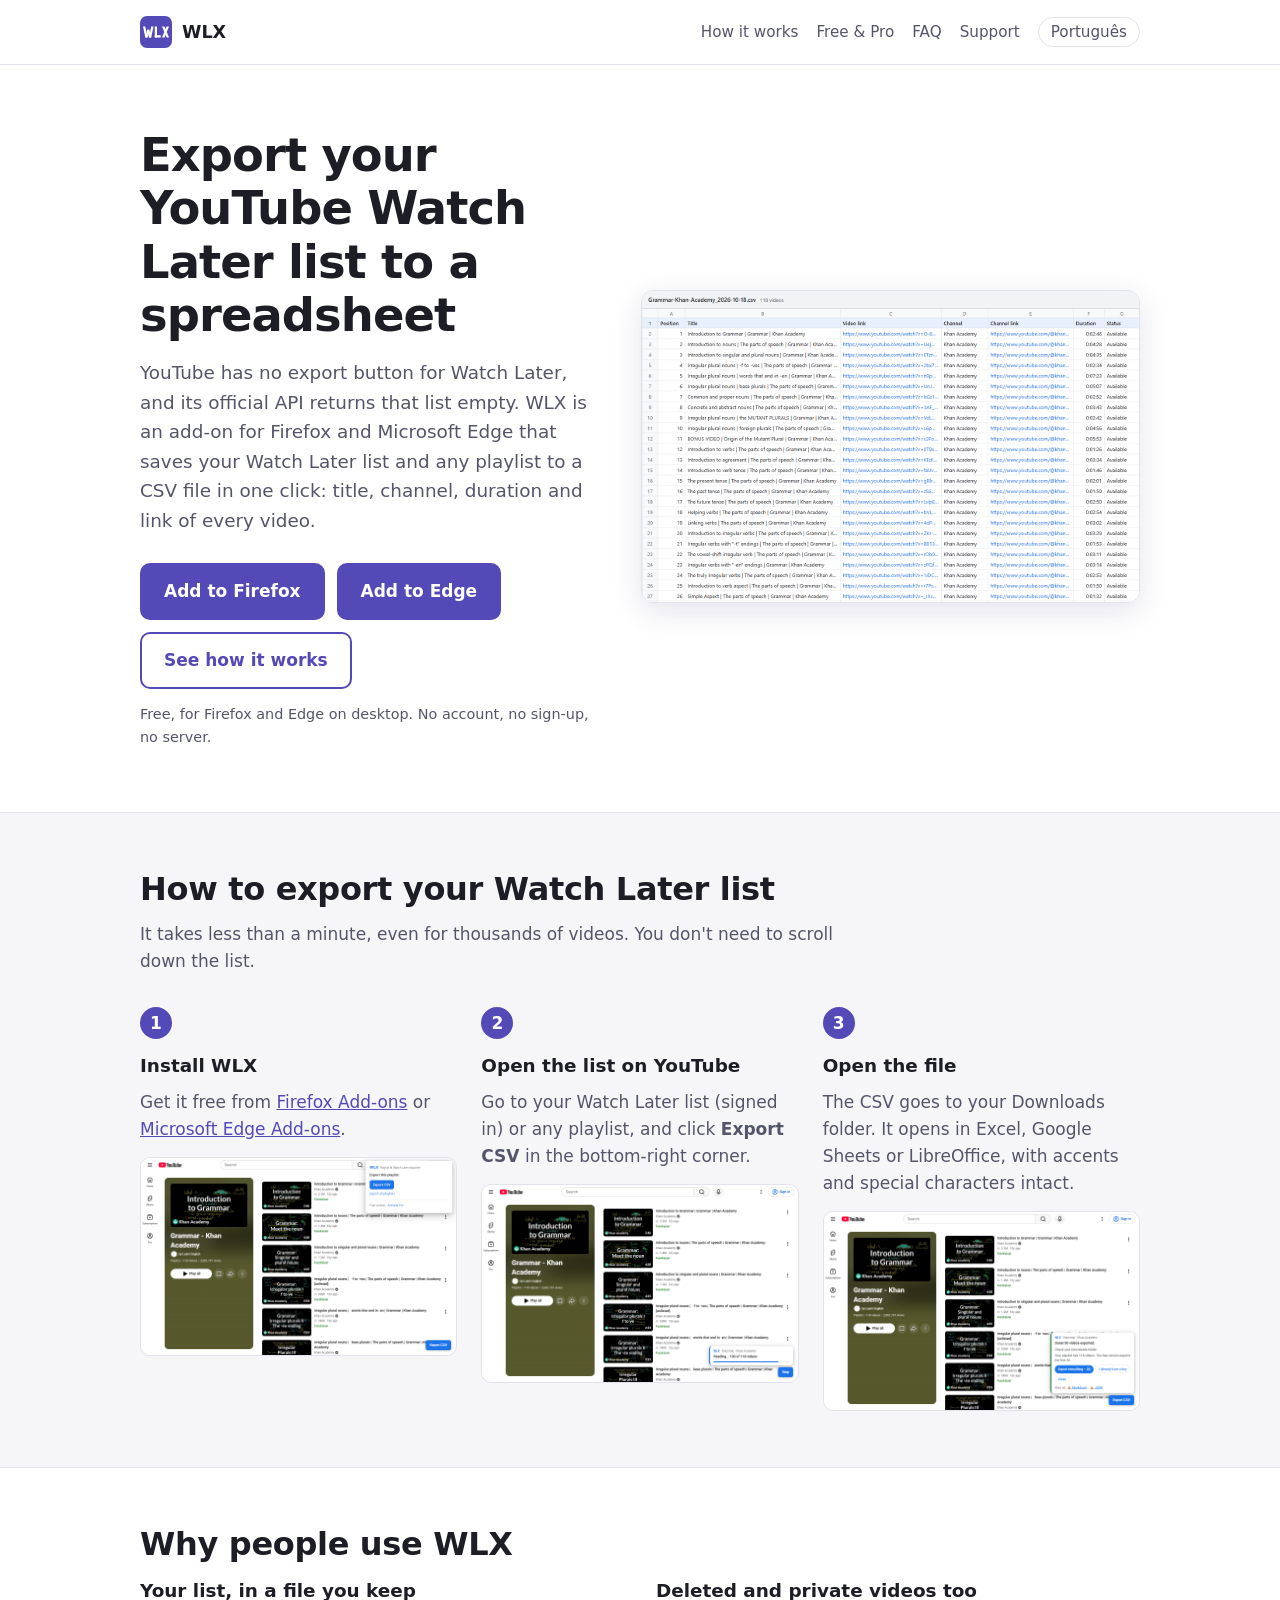
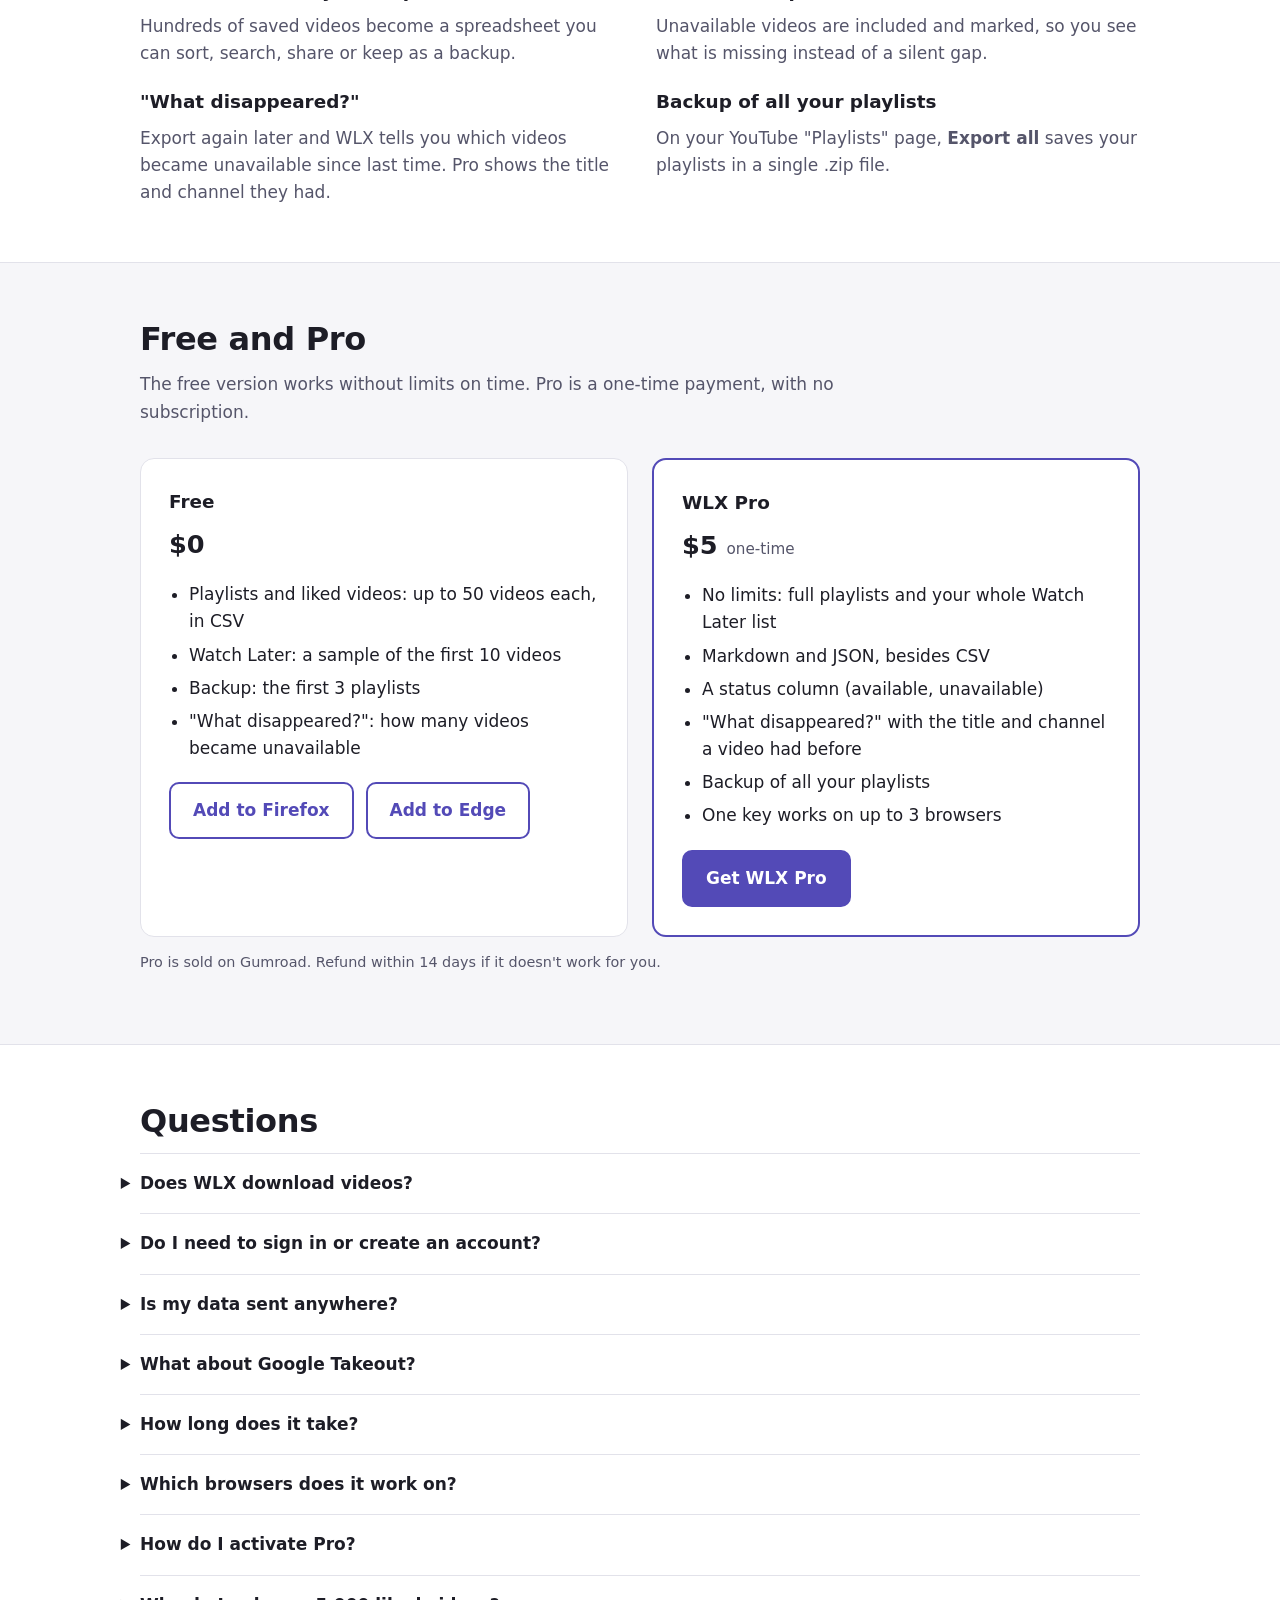
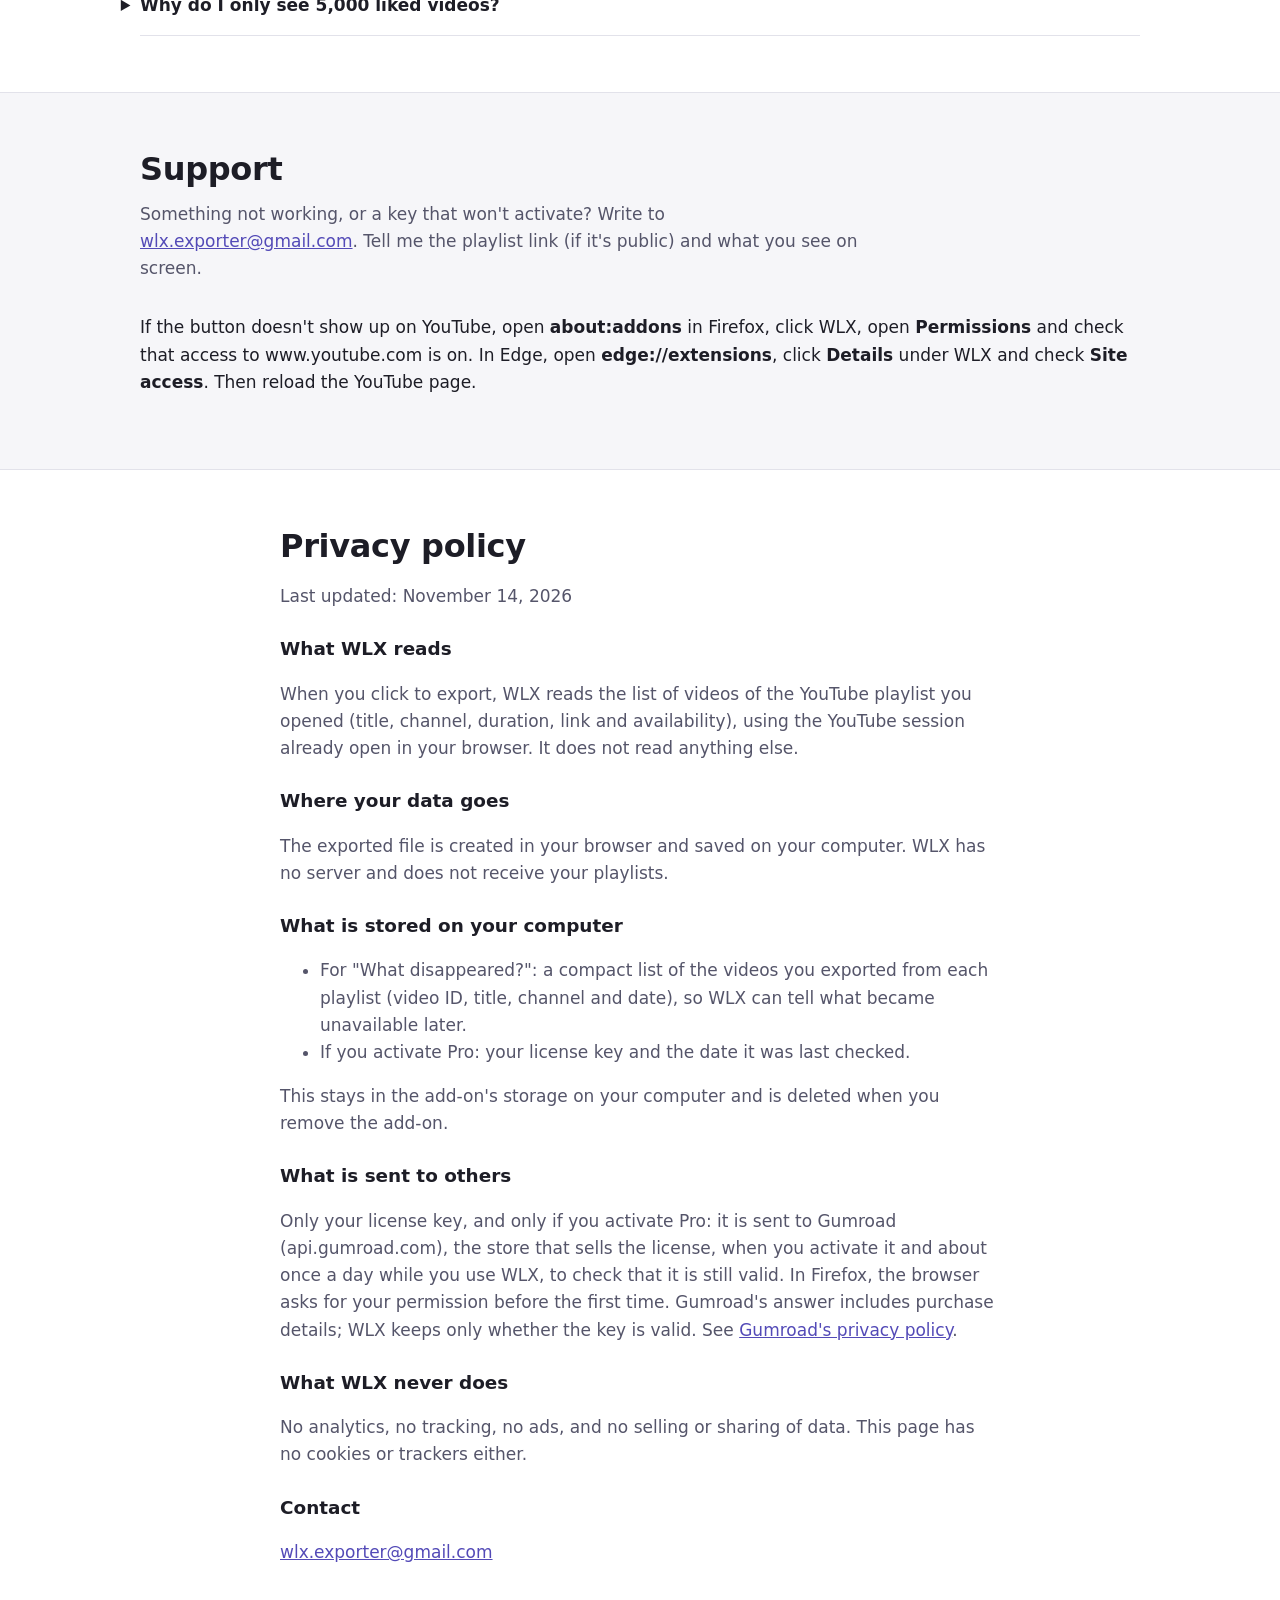
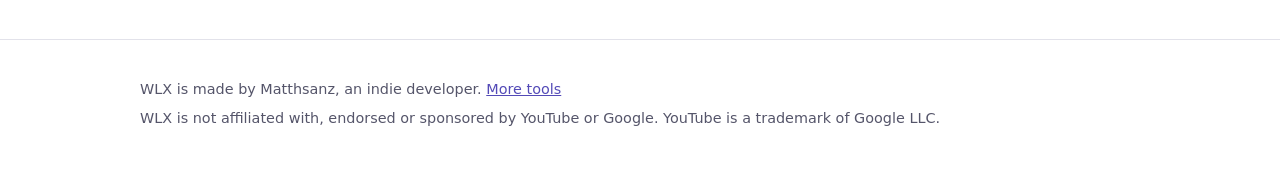
<file: index.html>
<!DOCTYPE html>
<html lang="en">
<head>
  <meta charset="utf-8">
  <meta name="viewport" content="width=device-width, initial-scale=1">
  <title>How to export your YouTube Watch Later list to a spreadsheet – WLX</title>
  <meta name="description" content="Export your YouTube Watch Later list and playlists to CSV (Excel, Google Sheets) in one click with WLX, an add-on for Firefox and Microsoft Edge. Free up to 50 videos per playlist. No account, no server.">
  <link rel="canonical" href="https://matthsanz.github.io/wlx/">
  <link rel="alternate" hreflang="en" href="https://matthsanz.github.io/wlx/">
  <link rel="alternate" hreflang="pt-BR" href="https://matthsanz.github.io/wlx/pt/">
  <link rel="alternate" hreflang="x-default" href="https://matthsanz.github.io/wlx/">
  <link rel="icon" href="img/icone.svg" type="image/svg+xml">
  <link rel="icon" href="img/favicon-32.png" type="image/png" sizes="32x32">
  <meta property="og:type" content="website">
  <meta property="og:title" content="Export your YouTube Watch Later list to a spreadsheet – WLX">
  <meta property="og:description" content="An add-on for Firefox and Microsoft Edge that saves your Watch Later list and playlists to CSV in one click.">
  <meta property="og:url" content="https://matthsanz.github.io/wlx/">
  <meta property="og:image" content="https://matthsanz.github.io/wlx/img/og.png">
  <meta name="twitter:card" content="summary_large_image">
  <link rel="stylesheet" href="style.css">
  <script type="application/ld+json">
  {
    "@context": "https://schema.org",
    "@type": "SoftwareApplication",
    "name": "WLX – Playlist & Watch Later Exporter for YouTube",
    "applicationCategory": "BrowserApplication",
    "operatingSystem": "Firefox, Microsoft Edge",
    "url": "https://matthsanz.github.io/wlx/",
    "downloadUrl": ["https://addons.mozilla.org/firefox/addon/wlx-playlist-exporter/", "https://microsoftedge.microsoft.com/addons/detail/cejnaobnjbnkbiihgnaepegdfenlhhhp"],
    "description": "Export your YouTube Watch Later list and playlists to CSV, Markdown or JSON.",
    "offers": [
      { "@type": "Offer", "name": "Free", "price": "0", "priceCurrency": "USD" },
      { "@type": "Offer", "name": "WLX Pro", "price": "5", "priceCurrency": "USD", "url": "https://matthsanz.gumroad.com/l/wlx-pro" }
    ],
    "author": { "@type": "Person", "name": "Matthsanz" }
  }
  </script>
</head>
<body>

<header class="topo">
  <div class="largura">
    <a class="marca" href="./"><img src="img/icone.svg" alt="" width="32" height="32"> WLX</a>
    <nav aria-label="Main">
      <a href="#how">How it works</a>
      <a href="#pricing">Free &amp; Pro</a>
      <a href="#faq">FAQ</a>
      <a href="#support">Support</a>
      <a class="idioma" href="pt/" hreflang="pt-BR" lang="pt-BR">Português</a>
    </nav>
  </div>
</header>

<main>

<section class="abertura">
  <div class="largura">
    <div>
      <h1>Export your YouTube Watch Later list to a spreadsheet</h1>
      <p class="lide">YouTube has no export button for Watch Later, and its official API returns that list empty. WLX is an add-on for Firefox and Microsoft Edge that saves your Watch Later list and any playlist to a CSV file in one click: title, channel, duration and link of every video.</p>
      <div class="botoes">
        <a class="botao principal" href="https://addons.mozilla.org/firefox/addon/wlx-playlist-exporter/">Add to Firefox</a>
        <a class="botao principal" href="https://microsoftedge.microsoft.com/addons/detail/cejnaobnjbnkbiihgnaepegdfenlhhhp">Add to Edge</a>
        <a class="botao secundario" href="#how">See how it works</a>
      </div>
      <p class="nota">Free, for Firefox and Edge on desktop. No account, no sign-up, no server.</p>
    </div>
    <figure>
      <img src="img/5-spreadsheet.png" alt="A spreadsheet exported by WLX with the position, title, channel, duration, link and status of each video" width="1280" height="800">
    </figure>
  </div>
</section>

<section id="how" class="suave">
  <div class="largura">
    <h2>How to export your Watch Later list</h2>
    <p class="intro">It takes less than a minute, even for thousands of videos. You don't need to scroll down the list.</p>
    <ol class="passos">
      <li>
        <h3>Install WLX</h3>
        <p>Get it free from <a href="https://addons.mozilla.org/firefox/addon/wlx-playlist-exporter/">Firefox Add-ons</a> or <a href="https://microsoftedge.microsoft.com/addons/detail/cejnaobnjbnkbiihgnaepegdfenlhhhp">Microsoft Edge Add-ons</a>.</p>
        <img src="img/4-popup.png" alt="The WLX window in the browser toolbar" width="1280" height="800" loading="lazy">
      </li>
      <li>
        <h3>Open the list on YouTube</h3>
        <p>Go to your Watch Later list (signed in) or any playlist, and click <strong>Export CSV</strong> in the bottom-right corner.</p>
        <img src="img/1-reading.png" alt="WLX reading a YouTube playlist and showing how many videos it found" width="1280" height="800" loading="lazy">
      </li>
      <li>
        <h3>Open the file</h3>
        <p>The CSV goes to your Downloads folder. It opens in Excel, Google Sheets or LibreOffice, with accents and special characters intact.</p>
        <img src="img/2-free.png" alt="WLX done: the CSV file was saved, with the free version notice" width="1280" height="800" loading="lazy">
      </li>
    </ol>
  </div>
</section>

<section>
  <div class="largura">
    <h2>Why people use WLX</h2>
    <div class="vantagens">
      <div>
        <h3>Your list, in a file you keep</h3>
        <p>Hundreds of saved videos become a spreadsheet you can sort, search, share or keep as a backup.</p>
      </div>
      <div>
        <h3>Deleted and private videos too</h3>
        <p>Unavailable videos are included and marked, so you see what is missing instead of a silent gap.</p>
      </div>
      <div>
        <h3>"What disappeared?"</h3>
        <p>Export again later and WLX tells you which videos became unavailable since last time. Pro shows the title and channel they had.</p>
      </div>
      <div>
        <h3>Backup of all your playlists</h3>
        <p>On your YouTube "Playlists" page, <strong>Export all</strong> saves your playlists in a single .zip file.</p>
      </div>
    </div>
  </div>
</section>

<section id="pricing" class="suave">
  <div class="largura">
    <h2>Free and Pro</h2>
    <p class="intro">The free version works without limits on time. Pro is a one-time payment, with no subscription.</p>
    <div class="planos">
      <div class="plano">
        <h3>Free</h3>
        <p class="preco">$0</p>
        <ul>
          <li>Playlists and liked videos: up to 50 videos each, in CSV</li>
          <li>Watch Later: a sample of the first 10 videos</li>
          <li>Backup: the first 3 playlists</li>
          <li>"What disappeared?": how many videos became unavailable</li>
        </ul>
        <div class="botoes">
          <a class="botao secundario" href="https://addons.mozilla.org/firefox/addon/wlx-playlist-exporter/">Add to Firefox</a>
          <a class="botao secundario" href="https://microsoftedge.microsoft.com/addons/detail/cejnaobnjbnkbiihgnaepegdfenlhhhp">Add to Edge</a>
        </div>
      </div>
      <div class="plano pro">
        <h3>WLX Pro</h3>
        <p class="preco">$5 <small>one-time</small></p>
        <ul>
          <li>No limits: full playlists and your whole Watch Later list</li>
          <li>Markdown and JSON, besides CSV</li>
          <li>A status column (available, unavailable)</li>
          <li>"What disappeared?" with the title and channel a video had before</li>
          <li>Backup of all your playlists</li>
          <li>One key works on up to 3 browsers</li>
        </ul>
        <a class="botao principal" href="https://matthsanz.gumroad.com/l/wlx-pro">Get WLX Pro</a>
      </div>
    </div>
    <p class="nota">Pro is sold on Gumroad. Refund within 14 days if it doesn't work for you.</p>
  </div>
</section>

<section id="faq">
  <div class="largura">
    <h2>Questions</h2>
    <details>
      <summary>Does WLX download videos?</summary>
      <p>No. WLX does not download videos or music, and it does not touch ads. It only exports the list: title, channel, duration, link and availability.</p>
    </details>
    <details>
      <summary>Do I need to sign in or create an account?</summary>
      <p>There is no WLX account. WLX uses the YouTube session already open in your browser, so you only need to be signed in to YouTube to export Watch Later and liked videos. Public playlists work without signing in.</p>
    </details>
    <details>
      <summary>Is my data sent anywhere?</summary>
      <p>No. The file is created in your browser and saved on your computer. The only thing ever sent is your license key, to Gumroad, if you activate Pro. See the <a href="#privacy">privacy policy</a>.</p>
    </details>
    <details>
      <summary>What about Google Takeout?</summary>
      <p>Takeout exports your Google data in bulk, and the archive can take a while to be ready. WLX exports the list you are looking at, right away, straight to a spreadsheet.</p>
    </details>
    <details>
      <summary>How long does it take?</summary>
      <p>About a second per 100 videos. A list of 5,000 videos takes under a minute, with progress on screen and a Stop button.</p>
    </details>
    <details>
      <summary>Which browsers does it work on?</summary>
      <p>Firefox (version 140 or newer) and Microsoft Edge, on desktop. It does not work on phones.</p>
    </details>
    <details>
      <summary>How do I activate Pro?</summary>
      <ol>
        <li>Buy WLX Pro on <a href="https://matthsanz.gumroad.com/l/wlx-pro">Gumroad</a>. Your license key arrives right after payment.</li>
        <li>Click the WLX icon in the browser toolbar, then <strong>Activate Pro</strong>.</li>
        <li>Paste the key and click <strong>Activate</strong>. In Firefox, a prompt asks for permission to send the key to Gumroad: click <strong>Allow</strong>.</li>
      </ol>
    </details>
    <details>
      <summary>Why do I only see 5,000 liked videos?</summary>
      <p>YouTube itself only shows and counts the 5,000 most recent liked videos. WLX tells you when a list reaches that number.</p>
    </details>
  </div>
</section>

<section id="support" class="suave">
  <div class="largura">
    <h2>Support</h2>
    <p class="intro">Something not working, or a key that won't activate? Write to <a href="mailto:wlx.exporter@gmail.com">wlx.exporter@gmail.com</a>. Tell me the playlist link (if it's public) and what you see on screen.</p>
    <p>If the button doesn't show up on YouTube, open <strong>about:addons</strong> in Firefox, click WLX, open <strong>Permissions</strong> and check that access to www.youtube.com is on. In Edge, open <strong>edge://extensions</strong>, click <strong>Details</strong> under WLX and check <strong>Site access</strong>. Then reload the YouTube page.</p>
  </div>
</section>

<section id="privacy">
  <div class="largura privacidade">
    <h2>Privacy policy</h2>
    <p>Last updated: November 14, 2026</p>
    <h3>What WLX reads</h3>
    <p>When you click to export, WLX reads the list of videos of the YouTube playlist you opened (title, channel, duration, link and availability), using the YouTube session already open in your browser. It does not read anything else.</p>
    <h3>Where your data goes</h3>
    <p>The exported file is created in your browser and saved on your computer. WLX has no server and does not receive your playlists.</p>
    <h3>What is stored on your computer</h3>
    <ul>
      <li>For "What disappeared?": a compact list of the videos you exported from each playlist (video ID, title, channel and date), so WLX can tell what became unavailable later.</li>
      <li>If you activate Pro: your license key and the date it was last checked.</li>
    </ul>
    <p>This stays in the add-on's storage on your computer and is deleted when you remove the add-on.</p>
    <h3>What is sent to others</h3>
    <p>Only your license key, and only if you activate Pro: it is sent to Gumroad (api.gumroad.com), the store that sells the license, when you activate it and about once a day while you use WLX, to check that it is still valid. In Firefox, the browser asks for your permission before the first time. Gumroad's answer includes purchase details; WLX keeps only whether the key is valid. See <a href="https://gumroad.com/privacy">Gumroad's privacy policy</a>.</p>
    <h3>What WLX never does</h3>
    <p>No analytics, no tracking, no ads, and no selling or sharing of data. This page has no cookies or trackers either.</p>
    <h3>Contact</h3>
    <p><a href="mailto:wlx.exporter@gmail.com">wlx.exporter@gmail.com</a></p>
  </div>
</section>

</main>

<footer>
  <div class="largura">
    <p>WLX is made by Matthsanz, an indie developer. <a href="https://matthsanz.gumroad.com">More tools</a></p>
    <p>WLX is not affiliated with, endorsed or sponsored by YouTube or Google. YouTube is a trademark of Google LLC.</p>
  </div>
</footer>

</body>
</html>
</file>
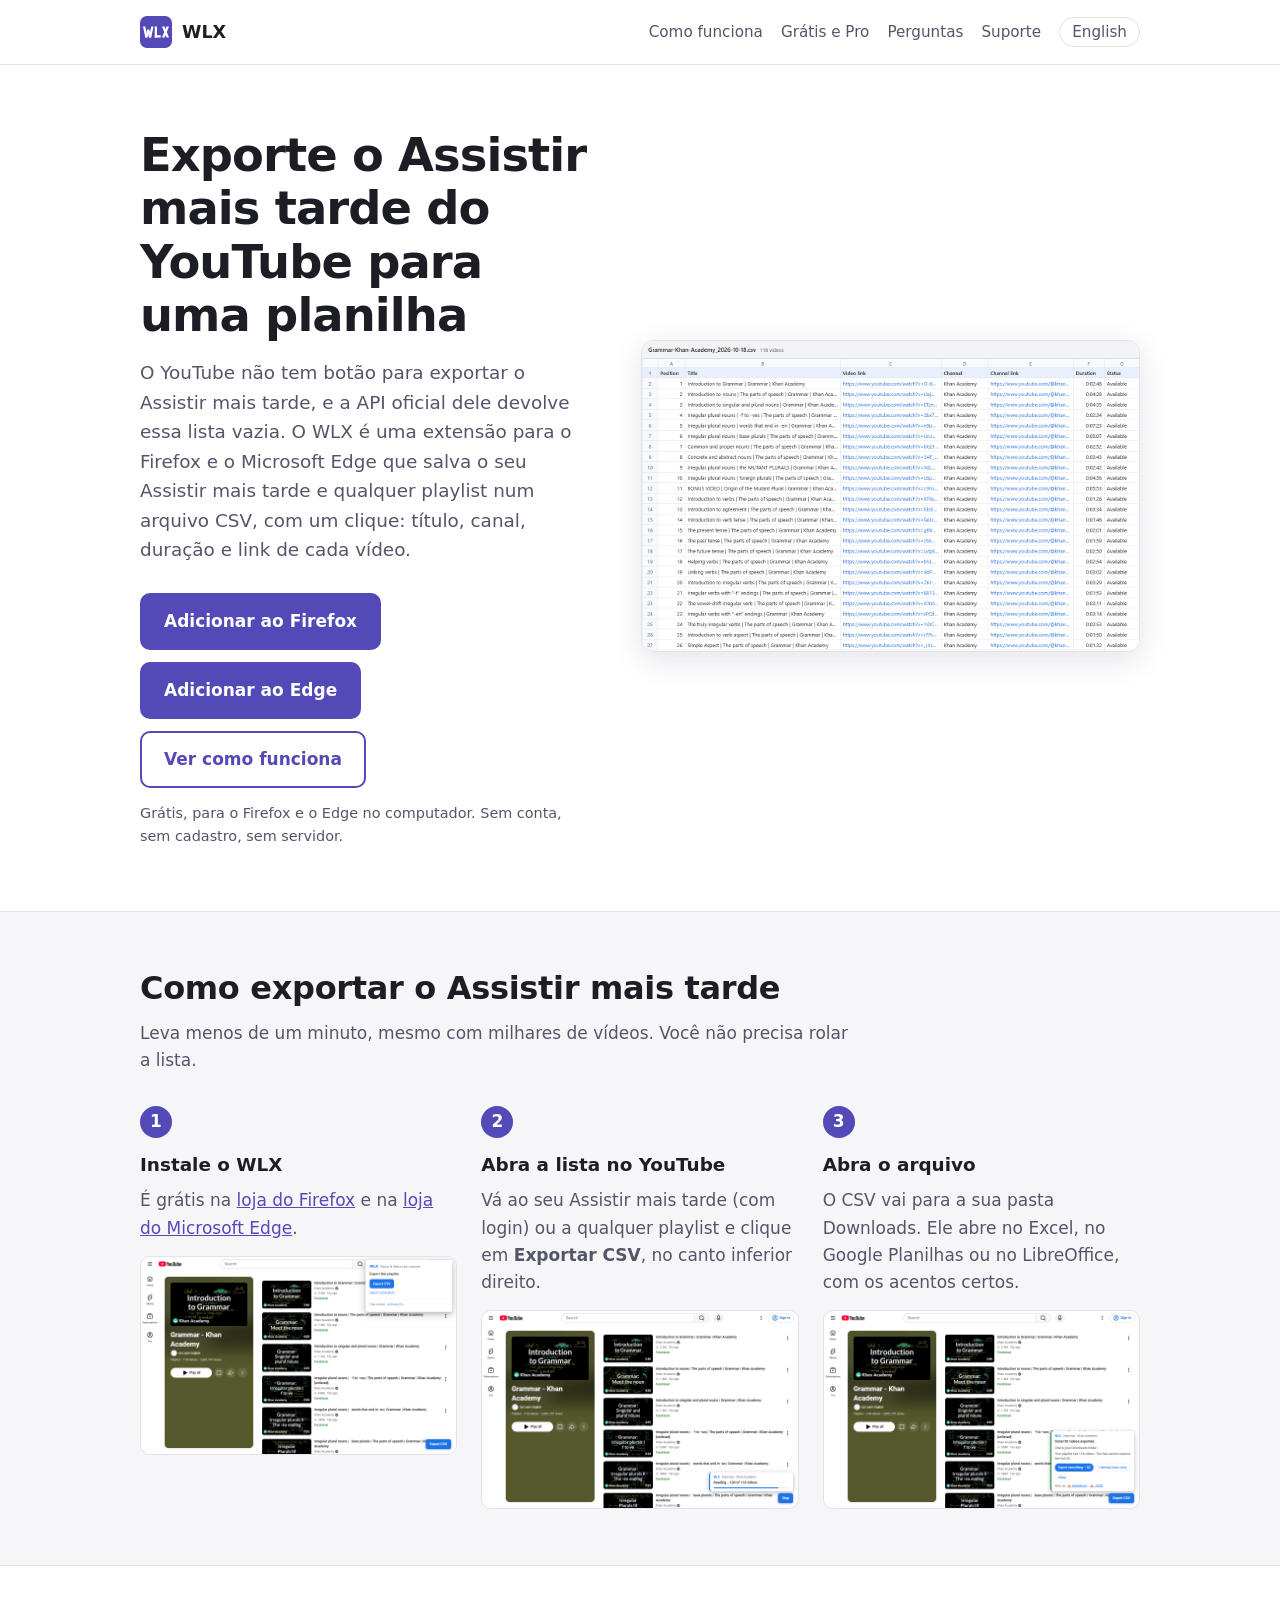
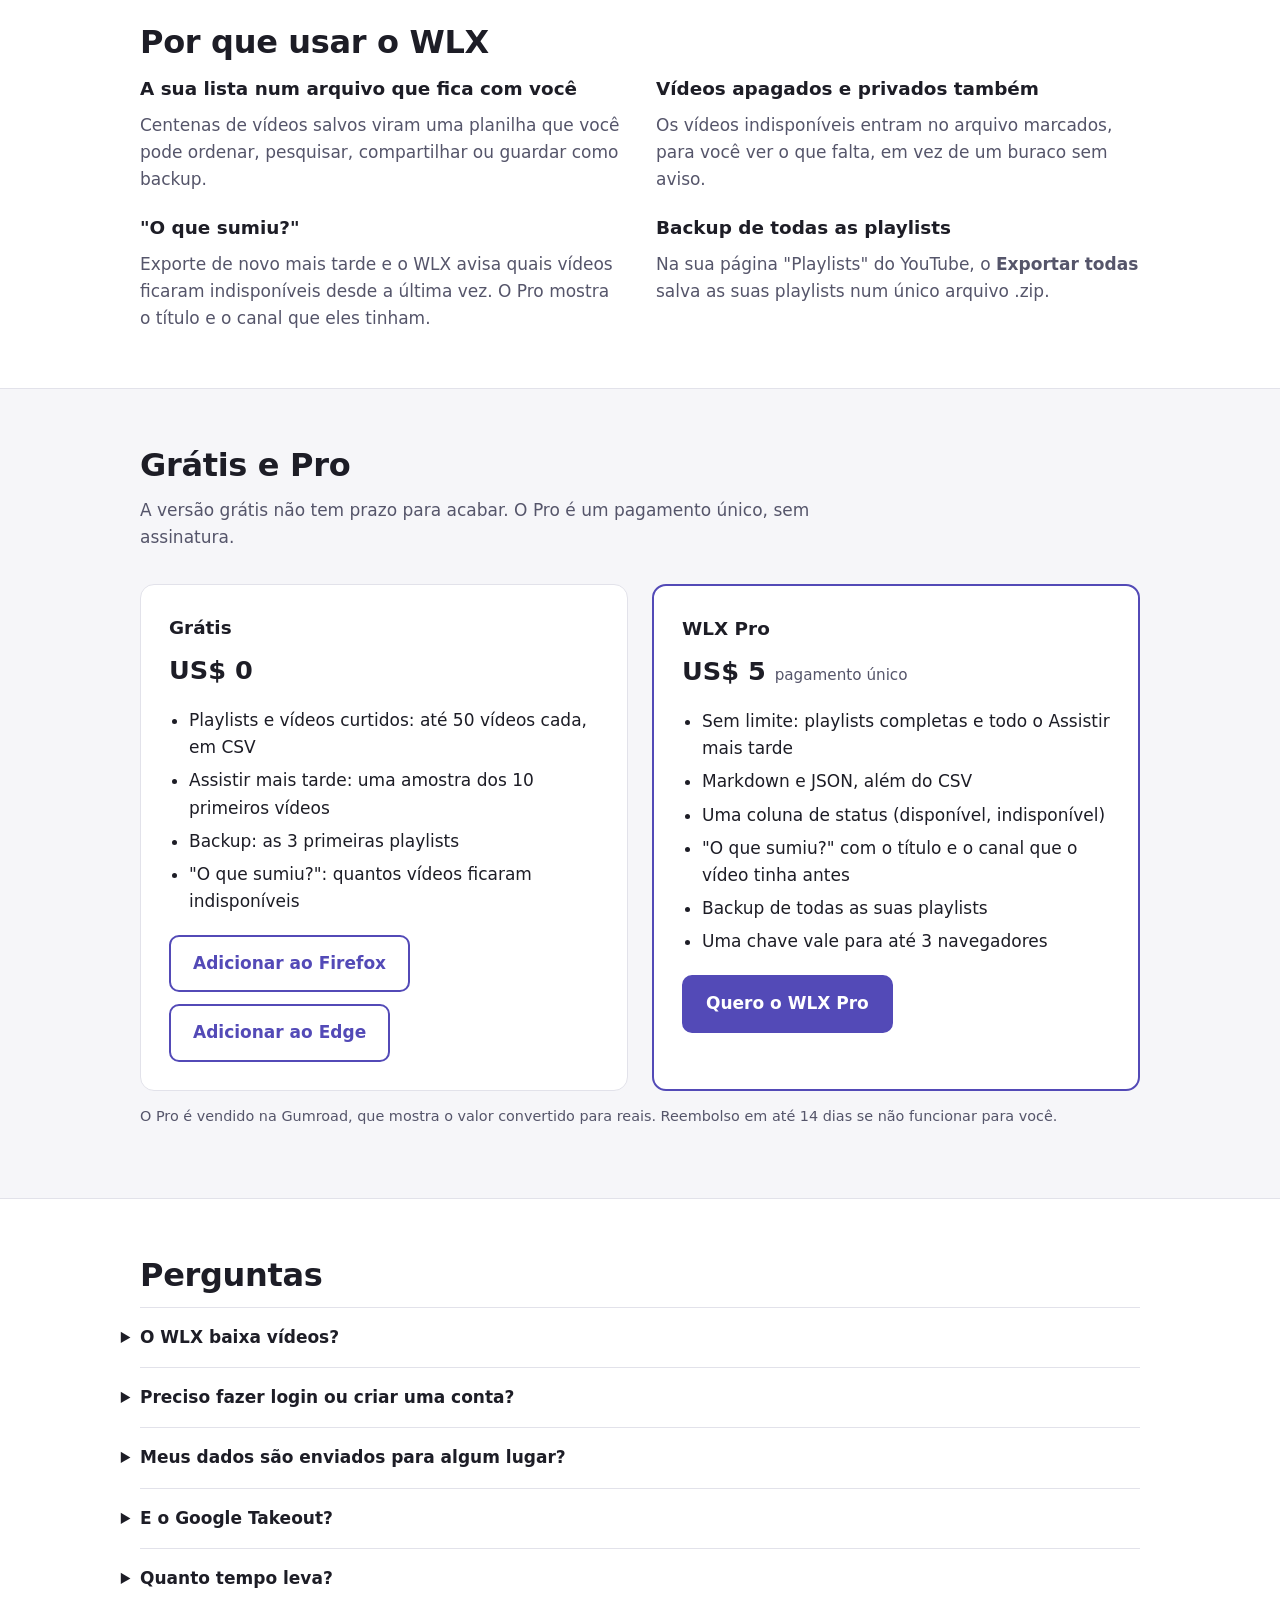
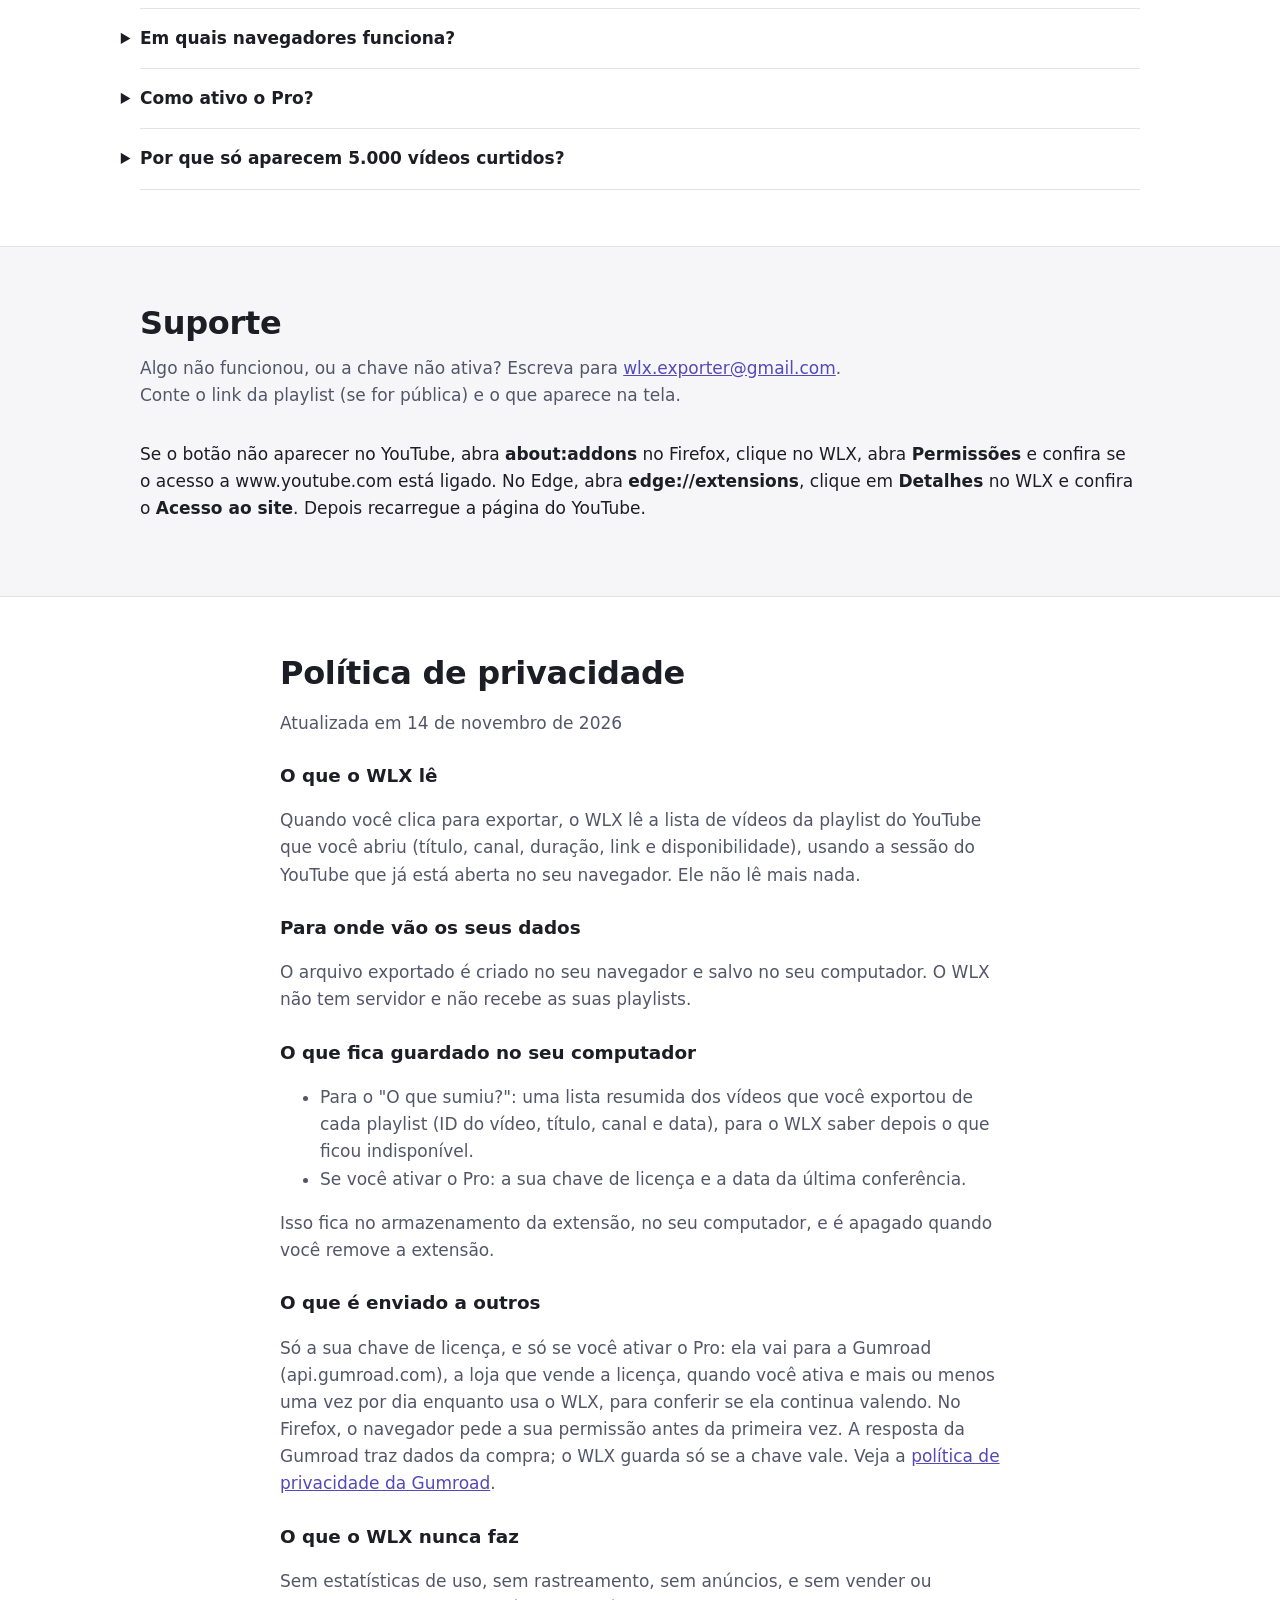
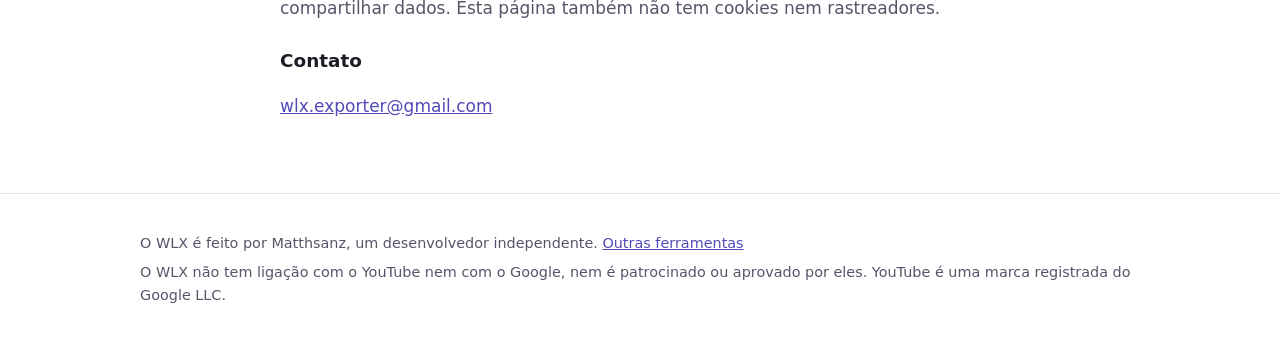
<file: pt/index.html>
<!DOCTYPE html>
<html lang="pt-BR">
<head>
  <meta charset="utf-8">
  <meta name="viewport" content="width=device-width, initial-scale=1">
  <title>Como exportar o Assistir mais tarde do YouTube para uma planilha – WLX</title>
  <meta name="description" content="Exporte o Assistir mais tarde e as playlists do YouTube para CSV (Excel, Google Planilhas) com um clique, com o WLX, uma extensão para o Firefox e o Microsoft Edge. Grátis até 50 vídeos por playlist. Sem conta e sem servidor.">
  <link rel="canonical" href="https://matthsanz.github.io/wlx/pt/">
  <link rel="alternate" hreflang="en" href="https://matthsanz.github.io/wlx/">
  <link rel="alternate" hreflang="pt-BR" href="https://matthsanz.github.io/wlx/pt/">
  <link rel="alternate" hreflang="x-default" href="https://matthsanz.github.io/wlx/">
  <link rel="icon" href="../img/icone.svg" type="image/svg+xml">
  <link rel="icon" href="../img/favicon-32.png" type="image/png" sizes="32x32">
  <meta property="og:type" content="website">
  <meta property="og:locale" content="pt_BR">
  <meta property="og:title" content="Exporte o Assistir mais tarde do YouTube para uma planilha – WLX">
  <meta property="og:description" content="Uma extensão para o Firefox e o Microsoft Edge que salva o Assistir mais tarde e as playlists em CSV, com um clique.">
  <meta property="og:url" content="https://matthsanz.github.io/wlx/pt/">
  <meta property="og:image" content="https://matthsanz.github.io/wlx/img/og.png">
  <meta name="twitter:card" content="summary_large_image">
  <link rel="stylesheet" href="../style.css">
  <script type="application/ld+json">
  {
    "@context": "https://schema.org",
    "@type": "SoftwareApplication",
    "name": "WLX – Playlists e Assistir mais tarde (YouTube)",
    "applicationCategory": "BrowserApplication",
    "operatingSystem": "Firefox, Microsoft Edge",
    "inLanguage": "pt-BR",
    "url": "https://matthsanz.github.io/wlx/pt/",
    "downloadUrl": ["https://addons.mozilla.org/pt-BR/firefox/addon/wlx-playlist-exporter/", "https://microsoftedge.microsoft.com/addons/detail/cejnaobnjbnkbiihgnaepegdfenlhhhp"],
    "description": "Exporte o Assistir mais tarde e as playlists do YouTube para CSV, Markdown ou JSON.",
    "offers": [
      { "@type": "Offer", "name": "Grátis", "price": "0", "priceCurrency": "USD" },
      { "@type": "Offer", "name": "WLX Pro", "price": "5", "priceCurrency": "USD", "url": "https://matthsanz.gumroad.com/l/wlx-pro" }
    ],
    "author": { "@type": "Person", "name": "Matthsanz" }
  }
  </script>
</head>
<body>

<header class="topo">
  <div class="largura">
    <a class="marca" href="./"><img src="../img/icone.svg" alt="" width="32" height="32"> WLX</a>
    <nav aria-label="Principal">
      <a href="#como">Como funciona</a>
      <a href="#precos">Grátis e Pro</a>
      <a href="#perguntas">Perguntas</a>
      <a href="#suporte">Suporte</a>
      <a class="idioma" href="../" hreflang="en" lang="en">English</a>
    </nav>
  </div>
</header>

<main>

<section class="abertura">
  <div class="largura">
    <div>
      <h1>Exporte o Assistir mais tarde do YouTube para uma planilha</h1>
      <p class="lide">O YouTube não tem botão para exportar o Assistir mais tarde, e a API oficial dele devolve essa lista vazia. O WLX é uma extensão para o Firefox e o Microsoft Edge que salva o seu Assistir mais tarde e qualquer playlist num arquivo CSV, com um clique: título, canal, duração e link de cada vídeo.</p>
      <div class="botoes">
        <a class="botao principal" href="https://addons.mozilla.org/pt-BR/firefox/addon/wlx-playlist-exporter/">Adicionar ao Firefox</a>
        <a class="botao principal" href="https://microsoftedge.microsoft.com/addons/detail/cejnaobnjbnkbiihgnaepegdfenlhhhp">Adicionar ao Edge</a>
        <a class="botao secundario" href="#como">Ver como funciona</a>
      </div>
      <p class="nota">Grátis, para o Firefox e o Edge no computador. Sem conta, sem cadastro, sem servidor.</p>
    </div>
    <figure>
      <img src="../img/5-spreadsheet.png" alt="Uma planilha exportada pelo WLX com a posição, o título, o canal, a duração, o link e o status de cada vídeo" width="1280" height="800">
    </figure>
  </div>
</section>

<section id="como" class="suave">
  <div class="largura">
    <h2>Como exportar o Assistir mais tarde</h2>
    <p class="intro">Leva menos de um minuto, mesmo com milhares de vídeos. Você não precisa rolar a lista.</p>
    <ol class="passos">
      <li>
        <h3>Instale o WLX</h3>
        <p>É grátis na <a href="https://addons.mozilla.org/pt-BR/firefox/addon/wlx-playlist-exporter/">loja do Firefox</a> e na <a href="https://microsoftedge.microsoft.com/addons/detail/cejnaobnjbnkbiihgnaepegdfenlhhhp">loja do Microsoft Edge</a>.</p>
        <img src="../img/4-popup.png" alt="A janela do WLX na barra do navegador" width="1280" height="800" loading="lazy">
      </li>
      <li>
        <h3>Abra a lista no YouTube</h3>
        <p>Vá ao seu Assistir mais tarde (com login) ou a qualquer playlist e clique em <strong>Exportar CSV</strong>, no canto inferior direito.</p>
        <img src="../img/1-reading.png" alt="O WLX lendo uma playlist do YouTube e mostrando quantos vídeos encontrou" width="1280" height="800" loading="lazy">
      </li>
      <li>
        <h3>Abra o arquivo</h3>
        <p>O CSV vai para a sua pasta Downloads. Ele abre no Excel, no Google Planilhas ou no LibreOffice, com os acentos certos.</p>
        <img src="../img/2-free.png" alt="O WLX terminou e salvou o arquivo CSV, com o aviso da versão grátis" width="1280" height="800" loading="lazy">
      </li>
    </ol>
  </div>
</section>

<section>
  <div class="largura">
    <h2>Por que usar o WLX</h2>
    <div class="vantagens">
      <div>
        <h3>A sua lista num arquivo que fica com você</h3>
        <p>Centenas de vídeos salvos viram uma planilha que você pode ordenar, pesquisar, compartilhar ou guardar como backup.</p>
      </div>
      <div>
        <h3>Vídeos apagados e privados também</h3>
        <p>Os vídeos indisponíveis entram no arquivo marcados, para você ver o que falta, em vez de um buraco sem aviso.</p>
      </div>
      <div>
        <h3>"O que sumiu?"</h3>
        <p>Exporte de novo mais tarde e o WLX avisa quais vídeos ficaram indisponíveis desde a última vez. O Pro mostra o título e o canal que eles tinham.</p>
      </div>
      <div>
        <h3>Backup de todas as playlists</h3>
        <p>Na sua página "Playlists" do YouTube, o <strong>Exportar todas</strong> salva as suas playlists num único arquivo .zip.</p>
      </div>
    </div>
  </div>
</section>

<section id="precos" class="suave">
  <div class="largura">
    <h2>Grátis e Pro</h2>
    <p class="intro">A versão grátis não tem prazo para acabar. O Pro é um pagamento único, sem assinatura.</p>
    <div class="planos">
      <div class="plano">
        <h3>Grátis</h3>
        <p class="preco">US$ 0</p>
        <ul>
          <li>Playlists e vídeos curtidos: até 50 vídeos cada, em CSV</li>
          <li>Assistir mais tarde: uma amostra dos 10 primeiros vídeos</li>
          <li>Backup: as 3 primeiras playlists</li>
          <li>"O que sumiu?": quantos vídeos ficaram indisponíveis</li>
        </ul>
        <div class="botoes">
          <a class="botao secundario" href="https://addons.mozilla.org/pt-BR/firefox/addon/wlx-playlist-exporter/">Adicionar ao Firefox</a>
          <a class="botao secundario" href="https://microsoftedge.microsoft.com/addons/detail/cejnaobnjbnkbiihgnaepegdfenlhhhp">Adicionar ao Edge</a>
        </div>
      </div>
      <div class="plano pro">
        <h3>WLX Pro</h3>
        <p class="preco">US$ 5 <small>pagamento único</small></p>
        <ul>
          <li>Sem limite: playlists completas e todo o Assistir mais tarde</li>
          <li>Markdown e JSON, além do CSV</li>
          <li>Uma coluna de status (disponível, indisponível)</li>
          <li>"O que sumiu?" com o título e o canal que o vídeo tinha antes</li>
          <li>Backup de todas as suas playlists</li>
          <li>Uma chave vale para até 3 navegadores</li>
        </ul>
        <a class="botao principal" href="https://matthsanz.gumroad.com/l/wlx-pro">Quero o WLX Pro</a>
      </div>
    </div>
    <p class="nota">O Pro é vendido na Gumroad, que mostra o valor convertido para reais. Reembolso em até 14 dias se não funcionar para você.</p>
  </div>
</section>

<section id="perguntas">
  <div class="largura">
    <h2>Perguntas</h2>
    <details>
      <summary>O WLX baixa vídeos?</summary>
      <p>Não. O WLX não baixa vídeos nem músicas e não mexe em anúncios. Ele só exporta a lista: título, canal, duração, link e disponibilidade.</p>
    </details>
    <details>
      <summary>Preciso fazer login ou criar uma conta?</summary>
      <p>Não existe conta do WLX. Ele usa a sessão do YouTube que já está aberta no seu navegador, então você só precisa estar logado no YouTube para exportar o Assistir mais tarde e os vídeos curtidos. Playlists públicas funcionam sem login.</p>
    </details>
    <details>
      <summary>Meus dados são enviados para algum lugar?</summary>
      <p>Não. O arquivo é criado no seu navegador e salvo no seu computador. A única coisa enviada é a sua chave de licença, para a Gumroad, se você ativar o Pro. Veja a <a href="#privacidade">política de privacidade</a>.</p>
    </details>
    <details>
      <summary>E o Google Takeout?</summary>
      <p>O Takeout exporta os seus dados do Google de uma vez, e o arquivo pode demorar para ficar pronto. O WLX exporta a lista que você está vendo, na hora, direto para uma planilha.</p>
    </details>
    <details>
      <summary>Quanto tempo leva?</summary>
      <p>Mais ou menos um segundo a cada 100 vídeos. Uma lista de 5.000 vídeos leva menos de um minuto, com o andamento na tela e um botão Parar.</p>
    </details>
    <details>
      <summary>Em quais navegadores funciona?</summary>
      <p>No Firefox (versão 140 ou mais nova) e no Microsoft Edge, no computador. Não funciona no celular.</p>
    </details>
    <details>
      <summary>Como ativo o Pro?</summary>
      <ol>
        <li>Compre o WLX Pro na <a href="https://matthsanz.gumroad.com/l/wlx-pro">Gumroad</a>. A chave de licença chega logo depois do pagamento.</li>
        <li>Clique no ícone do WLX na barra do navegador e depois em <strong>Ativar Pro</strong>.</li>
        <li>Cole a chave e clique em <strong>Ativar</strong>. No Firefox, aparece um pedido de permissão para enviar a chave à Gumroad: clique em <strong>Permitir</strong>.</li>
      </ol>
    </details>
    <details>
      <summary>Por que só aparecem 5.000 vídeos curtidos?</summary>
      <p>O próprio YouTube só mostra e só conta os 5.000 vídeos curtidos mais recentes. O WLX avisa quando uma lista chega a esse número.</p>
    </details>
  </div>
</section>

<section id="suporte" class="suave">
  <div class="largura">
    <h2>Suporte</h2>
    <p class="intro">Algo não funcionou, ou a chave não ativa? Escreva para <a href="mailto:wlx.exporter@gmail.com">wlx.exporter@gmail.com</a>. Conte o link da playlist (se for pública) e o que aparece na tela.</p>
    <p>Se o botão não aparecer no YouTube, abra <strong>about:addons</strong> no Firefox, clique no WLX, abra <strong>Permissões</strong> e confira se o acesso a www.youtube.com está ligado. No Edge, abra <strong>edge://extensions</strong>, clique em <strong>Detalhes</strong> no WLX e confira o <strong>Acesso ao site</strong>. Depois recarregue a página do YouTube.</p>
  </div>
</section>

<section id="privacidade">
  <div class="largura privacidade">
    <h2>Política de privacidade</h2>
    <p>Atualizada em 14 de novembro de 2026</p>
    <h3>O que o WLX lê</h3>
    <p>Quando você clica para exportar, o WLX lê a lista de vídeos da playlist do YouTube que você abriu (título, canal, duração, link e disponibilidade), usando a sessão do YouTube que já está aberta no seu navegador. Ele não lê mais nada.</p>
    <h3>Para onde vão os seus dados</h3>
    <p>O arquivo exportado é criado no seu navegador e salvo no seu computador. O WLX não tem servidor e não recebe as suas playlists.</p>
    <h3>O que fica guardado no seu computador</h3>
    <ul>
      <li>Para o "O que sumiu?": uma lista resumida dos vídeos que você exportou de cada playlist (ID do vídeo, título, canal e data), para o WLX saber depois o que ficou indisponível.</li>
      <li>Se você ativar o Pro: a sua chave de licença e a data da última conferência.</li>
    </ul>
    <p>Isso fica no armazenamento da extensão, no seu computador, e é apagado quando você remove a extensão.</p>
    <h3>O que é enviado a outros</h3>
    <p>Só a sua chave de licença, e só se você ativar o Pro: ela vai para a Gumroad (api.gumroad.com), a loja que vende a licença, quando você ativa e mais ou menos uma vez por dia enquanto usa o WLX, para conferir se ela continua valendo. No Firefox, o navegador pede a sua permissão antes da primeira vez. A resposta da Gumroad traz dados da compra; o WLX guarda só se a chave vale. Veja a <a href="https://gumroad.com/privacy">política de privacidade da Gumroad</a>.</p>
    <h3>O que o WLX nunca faz</h3>
    <p>Sem estatísticas de uso, sem rastreamento, sem anúncios, e sem vender ou compartilhar dados. Esta página também não tem cookies nem rastreadores.</p>
    <h3>Contato</h3>
    <p><a href="mailto:wlx.exporter@gmail.com">wlx.exporter@gmail.com</a></p>
  </div>
</section>

</main>

<footer>
  <div class="largura">
    <p>O WLX é feito por Matthsanz, um desenvolvedor independente. <a href="https://matthsanz.gumroad.com">Outras ferramentas</a></p>
    <p>O WLX não tem ligação com o YouTube nem com o Google, nem é patrocinado ou aprovado por eles. YouTube é uma marca registrada do Google LLC.</p>
  </div>
</footer>

</body>
</html>
</file>
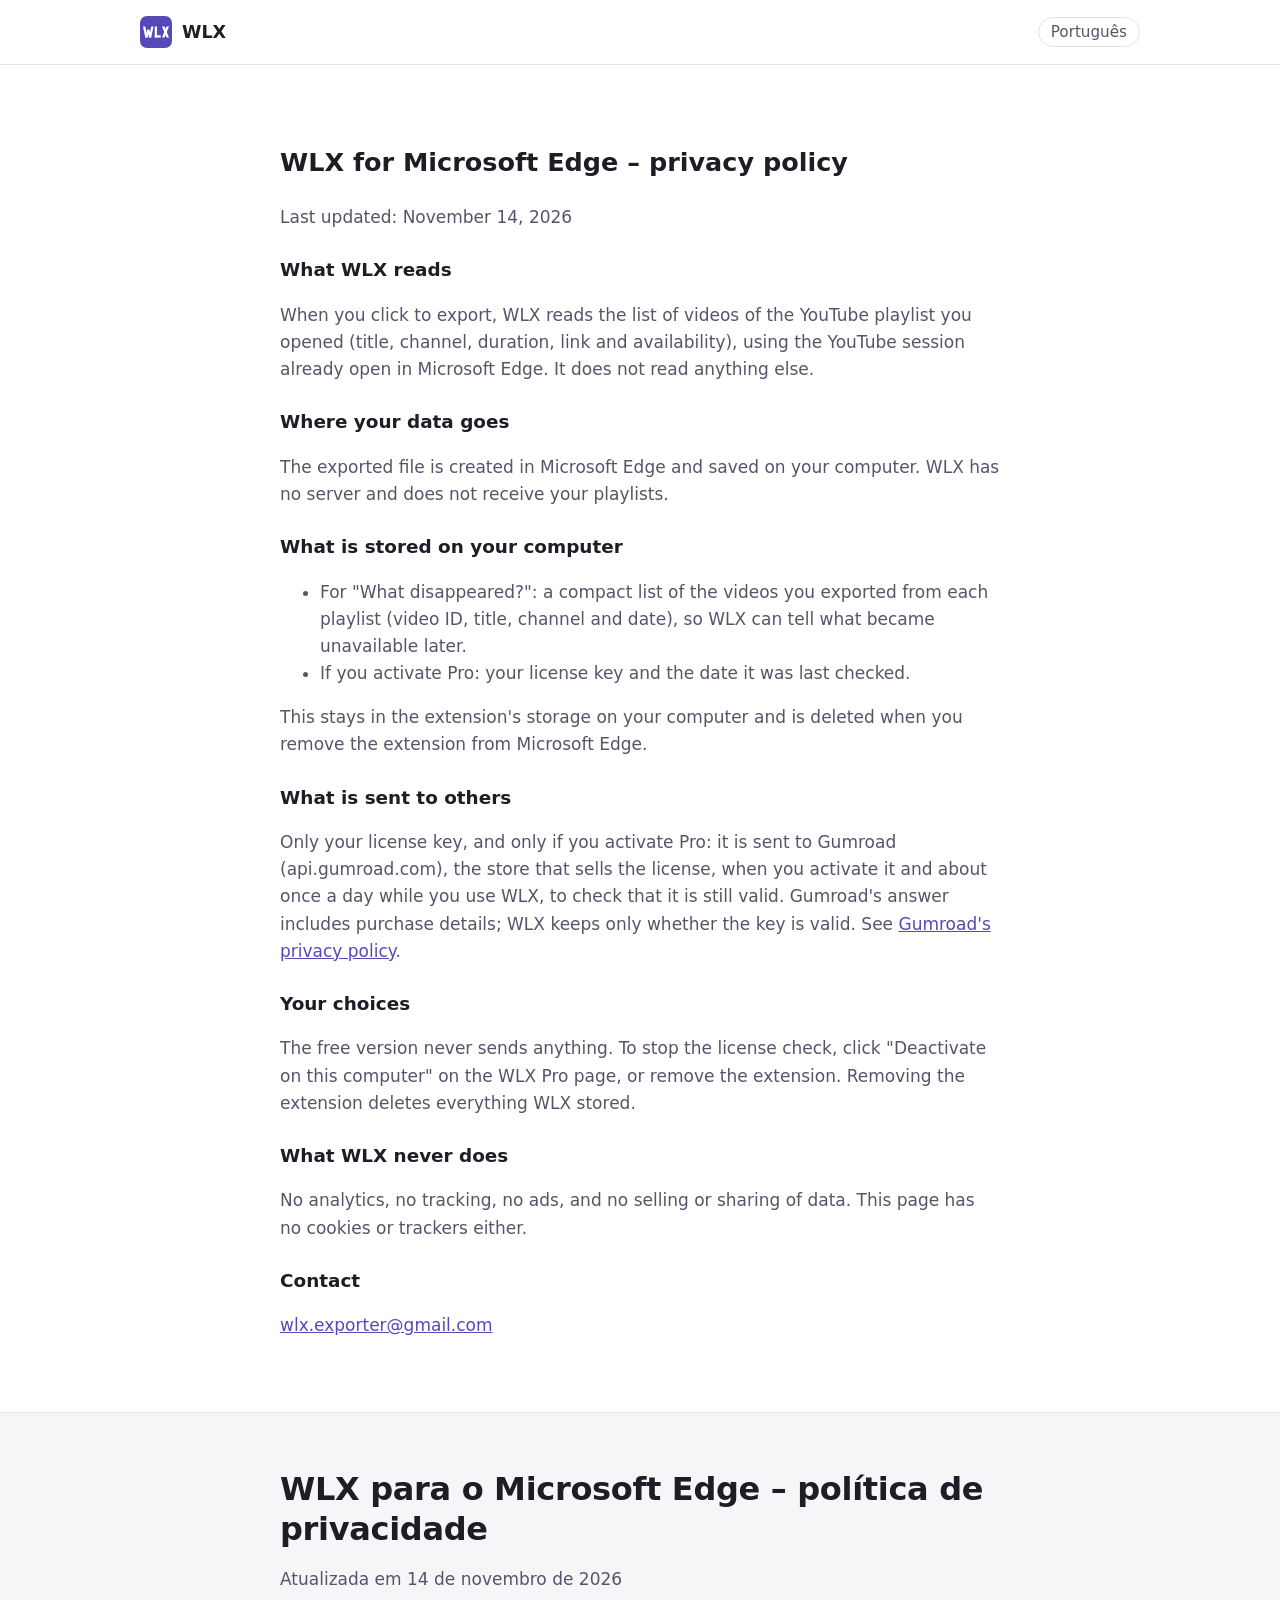
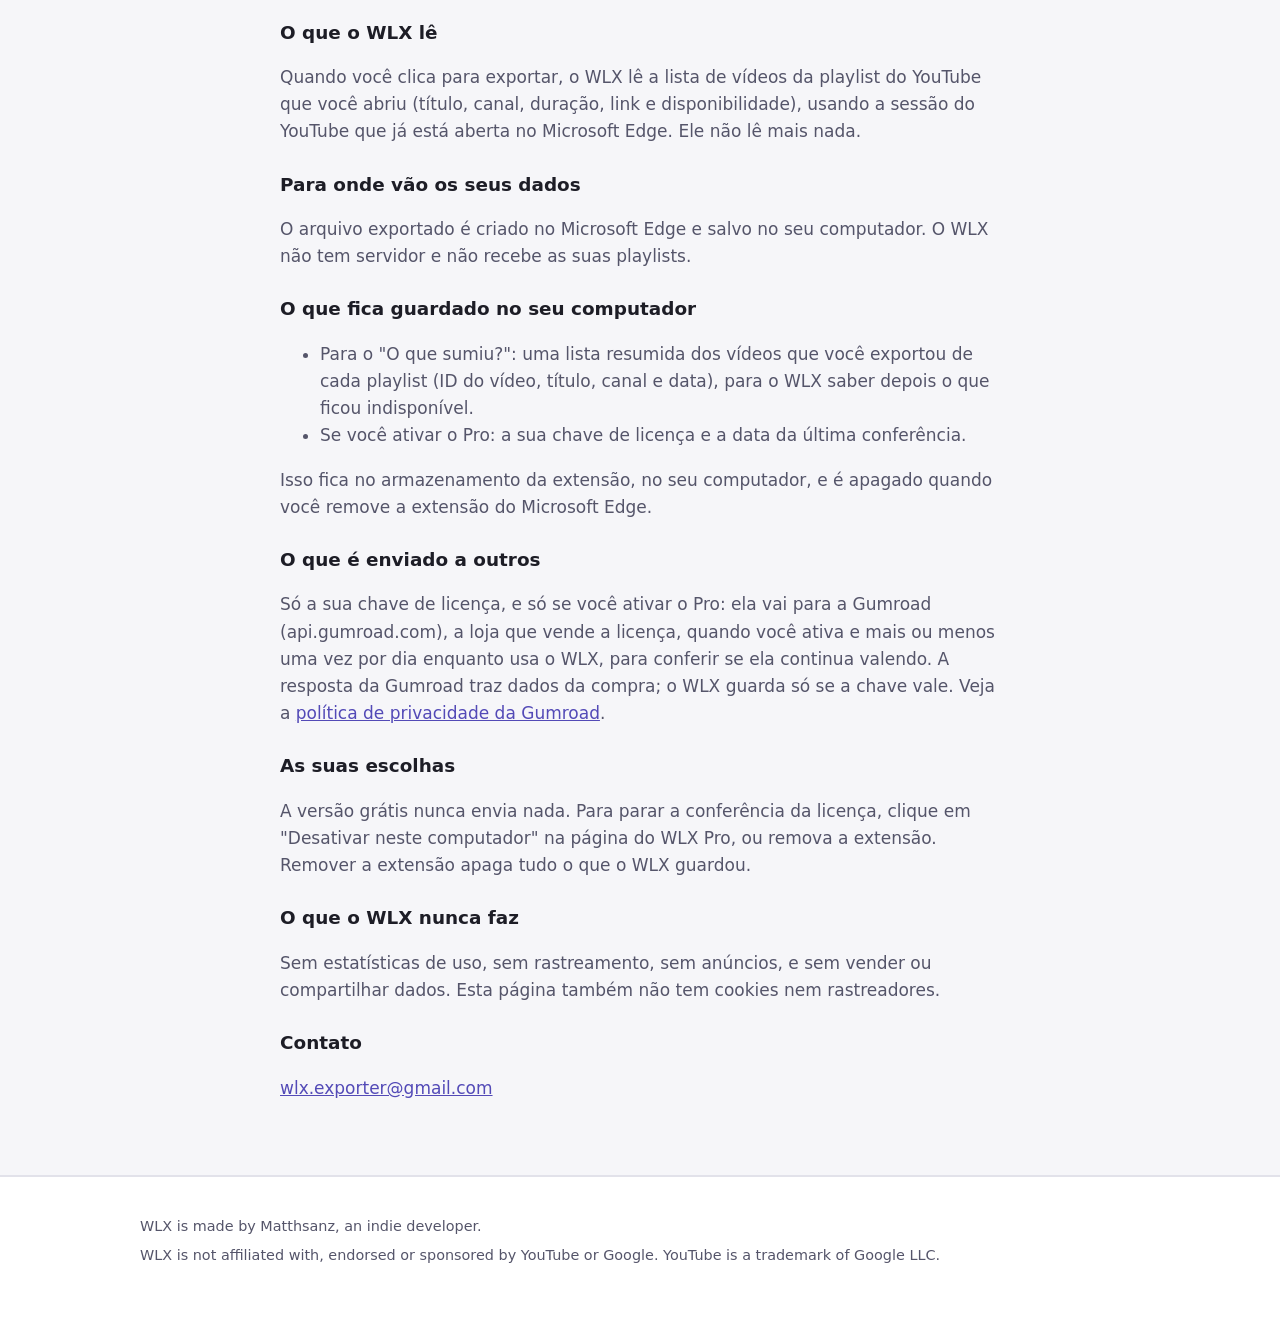
<file: privacy-edge.html>
<!DOCTYPE html>
<html lang="en">
<head>
  <meta charset="utf-8">
  <meta name="viewport" content="width=device-width, initial-scale=1">
  <title>WLX for Microsoft Edge – privacy policy</title>
  <meta name="description" content="Privacy policy of WLX, the Microsoft Edge extension that exports your YouTube Watch Later list and playlists to a spreadsheet.">
  <link rel="canonical" href="https://matthsanz.github.io/wlx/privacy-edge.html">
  <link rel="icon" href="img/icone.svg" type="image/svg+xml">
  <link rel="icon" href="img/favicon-32.png" type="image/png" sizes="32x32">
  <link rel="stylesheet" href="style.css">
</head>
<body>

<header class="topo">
  <div class="largura">
    <a class="marca" href="./"><img src="img/icone.svg" alt="" width="32" height="32"> WLX</a>
    <nav aria-label="Main">
      <a class="idioma" href="#pt" hreflang="pt-BR" lang="pt-BR">Português</a>
    </nav>
  </div>
</header>

<main>

<section>
  <div class="largura privacidade">
    <h1>WLX for Microsoft Edge – privacy policy</h1>
    <p>Last updated: November 14, 2026</p>
    <h3>What WLX reads</h3>
    <p>When you click to export, WLX reads the list of videos of the YouTube playlist you opened (title, channel, duration, link and availability), using the YouTube session already open in Microsoft Edge. It does not read anything else.</p>
    <h3>Where your data goes</h3>
    <p>The exported file is created in Microsoft Edge and saved on your computer. WLX has no server and does not receive your playlists.</p>
    <h3>What is stored on your computer</h3>
    <ul>
      <li>For "What disappeared?": a compact list of the videos you exported from each playlist (video ID, title, channel and date), so WLX can tell what became unavailable later.</li>
      <li>If you activate Pro: your license key and the date it was last checked.</li>
    </ul>
    <p>This stays in the extension's storage on your computer and is deleted when you remove the extension from Microsoft Edge.</p>
    <h3>What is sent to others</h3>
    <p>Only your license key, and only if you activate Pro: it is sent to Gumroad (api.gumroad.com), the store that sells the license, when you activate it and about once a day while you use WLX, to check that it is still valid. Gumroad's answer includes purchase details; WLX keeps only whether the key is valid. See <a href="https://gumroad.com/privacy">Gumroad's privacy policy</a>.</p>
    <h3>Your choices</h3>
    <p>The free version never sends anything. To stop the license check, click "Deactivate on this computer" on the WLX Pro page, or remove the extension. Removing the extension deletes everything WLX stored.</p>
    <h3>What WLX never does</h3>
    <p>No analytics, no tracking, no ads, and no selling or sharing of data. This page has no cookies or trackers either.</p>
    <h3>Contact</h3>
    <p><a href="mailto:wlx.exporter@gmail.com">wlx.exporter@gmail.com</a></p>
  </div>
</section>

<section id="pt" class="suave" lang="pt-BR">
  <div class="largura privacidade">
    <h2>WLX para o Microsoft Edge – política de privacidade</h2>
    <p>Atualizada em 14 de novembro de 2026</p>
    <h3>O que o WLX lê</h3>
    <p>Quando você clica para exportar, o WLX lê a lista de vídeos da playlist do YouTube que você abriu (título, canal, duração, link e disponibilidade), usando a sessão do YouTube que já está aberta no Microsoft Edge. Ele não lê mais nada.</p>
    <h3>Para onde vão os seus dados</h3>
    <p>O arquivo exportado é criado no Microsoft Edge e salvo no seu computador. O WLX não tem servidor e não recebe as suas playlists.</p>
    <h3>O que fica guardado no seu computador</h3>
    <ul>
      <li>Para o "O que sumiu?": uma lista resumida dos vídeos que você exportou de cada playlist (ID do vídeo, título, canal e data), para o WLX saber depois o que ficou indisponível.</li>
      <li>Se você ativar o Pro: a sua chave de licença e a data da última conferência.</li>
    </ul>
    <p>Isso fica no armazenamento da extensão, no seu computador, e é apagado quando você remove a extensão do Microsoft Edge.</p>
    <h3>O que é enviado a outros</h3>
    <p>Só a sua chave de licença, e só se você ativar o Pro: ela vai para a Gumroad (api.gumroad.com), a loja que vende a licença, quando você ativa e mais ou menos uma vez por dia enquanto usa o WLX, para conferir se ela continua valendo. A resposta da Gumroad traz dados da compra; o WLX guarda só se a chave vale. Veja a <a href="https://gumroad.com/privacy">política de privacidade da Gumroad</a>.</p>
    <h3>As suas escolhas</h3>
    <p>A versão grátis nunca envia nada. Para parar a conferência da licença, clique em "Desativar neste computador" na página do WLX Pro, ou remova a extensão. Remover a extensão apaga tudo o que o WLX guardou.</p>
    <h3>O que o WLX nunca faz</h3>
    <p>Sem estatísticas de uso, sem rastreamento, sem anúncios, e sem vender ou compartilhar dados. Esta página também não tem cookies nem rastreadores.</p>
    <h3>Contato</h3>
    <p><a href="mailto:wlx.exporter@gmail.com">wlx.exporter@gmail.com</a></p>
  </div>
</section>

</main>

<footer>
  <div class="largura">
    <p>WLX is made by Matthsanz, an indie developer.</p>
    <p>WLX is not affiliated with, endorsed or sponsored by YouTube or Google. YouTube is a trademark of Google LLC.</p>
  </div>
</footer>

</body>
</html>
</file>
<file: style.css>
/* Página do WLX (GitHub Pages). Sem dependências externas. */

:root {
  --roxo: #534ab7;
  --roxo-forte: #3f37a0;
  --roxo-claro: #eeecfb;
  --fundo: #ffffff;
  --fundo-suave: #f6f6f9;
  --texto: #1d1d26;
  --texto-suave: #55556a;
  --borda: #e2e2ea;
  --sombra: 0 8px 30px rgba(30, 26, 80, 0.12);
}

@media (prefers-color-scheme: dark) {
  :root {
    --roxo: #8d84f0;
    --roxo-forte: #a8a1f6;
    --roxo-claro: #25223f;
    --fundo: #121218;
    --fundo-suave: #1a1a23;
    --texto: #ececf3;
    --texto-suave: #a9a9bb;
    --borda: #2c2c3a;
    --sombra: 0 8px 30px rgba(0, 0, 0, 0.45);
  }
}

* { box-sizing: border-box; }

html { scroll-behavior: smooth; }

body {
  margin: 0;
  background: var(--fundo);
  color: var(--texto);
  font: 17px/1.6 system-ui, -apple-system, "Segoe UI", Roboto, "Helvetica Neue", Arial, sans-serif;
}

a { color: var(--roxo); }
a:hover { color: var(--roxo-forte); }

img { max-width: 100%; height: auto; display: block; }

.largura { max-width: 1040px; margin: 0 auto; padding: 0 20px; }

/* Topo */
.topo { border-bottom: 1px solid var(--borda); }
.topo .largura { display: flex; align-items: center; justify-content: space-between; gap: 16px; min-height: 64px; }
.marca { display: flex; align-items: center; gap: 10px; color: var(--texto); text-decoration: none; font-weight: 700; font-size: 1.1rem; }
.marca img { width: 32px; height: 32px; }
.topo nav { display: flex; gap: 18px; align-items: center; flex-wrap: wrap; font-size: 0.95rem; }
.topo nav a { color: var(--texto-suave); text-decoration: none; }
.topo nav a:hover { color: var(--texto); }
.topo nav .idioma { border: 1px solid var(--borda); border-radius: 999px; padding: 2px 12px; }

/* Abertura */
.abertura { padding: 64px 0 48px; }
.abertura .largura { display: grid; grid-template-columns: 1fr 1.1fr; gap: 48px; align-items: center; }
.abertura h1 { font-size: clamp(2rem, 4.2vw, 2.9rem); line-height: 1.15; margin: 0 0 16px; letter-spacing: -0.02em; }
.abertura .lide { font-size: 1.15rem; color: var(--texto-suave); margin: 0 0 28px; }
.abertura figure { margin: 0; }
.abertura figure img { border-radius: 12px; box-shadow: var(--sombra); border: 1px solid var(--borda); }

.botoes { display: flex; gap: 12px; flex-wrap: wrap; align-items: center; }
.botao { display: inline-block; padding: 13px 22px; border-radius: 10px; font-weight: 650; text-decoration: none; border: 2px solid var(--roxo); }
.botao.principal { background: var(--roxo); color: #fff; }
.botao.principal:hover { background: var(--roxo-forte); border-color: var(--roxo-forte); color: #fff; }
.botao.secundario { color: var(--roxo); }
.botao.secundario:hover { background: var(--roxo-claro); }
.nota { font-size: 0.9rem; color: var(--texto-suave); margin-top: 14px; }

/* Seções */
section { padding: 56px 0; }
section.suave { background: var(--fundo-suave); border-top: 1px solid var(--borda); border-bottom: 1px solid var(--borda); }
h2 { font-size: clamp(1.5rem, 3vw, 2rem); line-height: 1.25; margin: 0 0 12px; letter-spacing: -0.01em; }
h3 { font-size: 1.15rem; margin: 0 0 8px; }
.intro { color: var(--texto-suave); max-width: 720px; margin: 0 0 32px; }

/* Passos */
.passos { display: grid; grid-template-columns: repeat(3, 1fr); gap: 24px; list-style: none; padding: 0; margin: 0; counter-reset: passo; }
.passos li { counter-increment: passo; }
.passos li::before { content: counter(passo); display: inline-grid; place-items: center; width: 32px; height: 32px; border-radius: 50%; background: var(--roxo); color: #fff; font-weight: 700; margin-bottom: 12px; }
.passos img { border-radius: 10px; border: 1px solid var(--borda); margin-top: 14px; }
.passos p { margin: 0; color: var(--texto-suave); }

/* Planos */
.planos { display: grid; grid-template-columns: 1fr 1fr; gap: 24px; }
.plano { background: var(--fundo); border: 1px solid var(--borda); border-radius: 14px; padding: 28px; }
.plano.pro { border: 2px solid var(--roxo); }
.plano .preco { font-size: 1.6rem; font-weight: 750; margin: 4px 0 16px; }
.plano .preco small { font-size: 0.95rem; font-weight: 500; color: var(--texto-suave); }
.plano ul { margin: 0 0 20px; padding-left: 20px; }
.plano li { margin-bottom: 6px; }

/* Lista de vantagens */
.vantagens { display: grid; grid-template-columns: repeat(2, 1fr); gap: 20px 32px; }
.vantagens p { margin: 0; color: var(--texto-suave); }

/* Perguntas */
details { border-bottom: 1px solid var(--borda); padding: 16px 0; }
details:first-of-type { border-top: 1px solid var(--borda); }
summary { cursor: pointer; font-weight: 650; list-style-position: outside; }
details p, details ol { color: var(--texto-suave); margin: 10px 0 0; }

/* Privacidade */
.privacidade { max-width: 760px; }
.privacidade h3 { margin-top: 24px; }
.privacidade p, .privacidade li { color: var(--texto-suave); }

/* Rodapé */
footer { border-top: 1px solid var(--borda); padding: 32px 0 48px; color: var(--texto-suave); font-size: 0.9rem; }
footer p { margin: 6px 0; }

@media (max-width: 820px) {
  .abertura { padding-top: 40px; }
  .abertura .largura, .planos, .vantagens { grid-template-columns: 1fr; }
  .passos { grid-template-columns: 1fr; }
  .topo nav a:not(.idioma) { display: none; }
}
</file>
